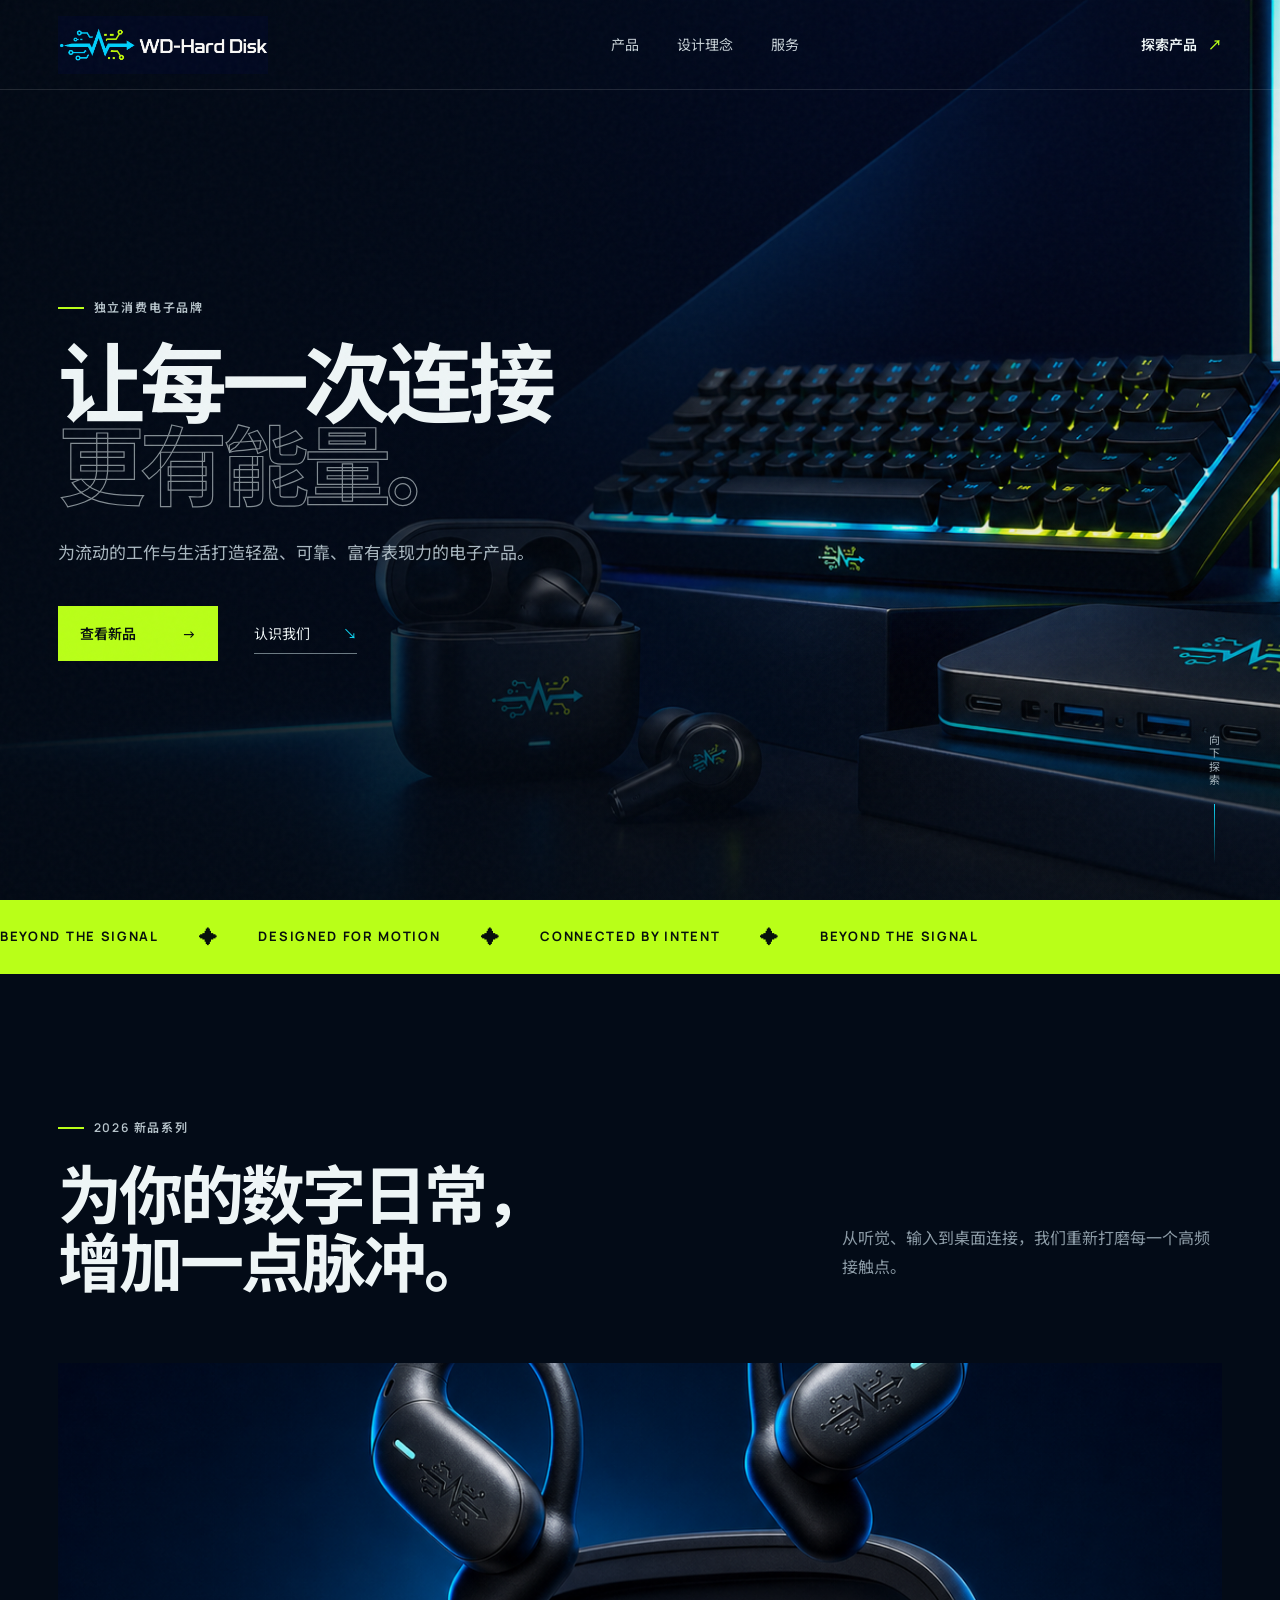
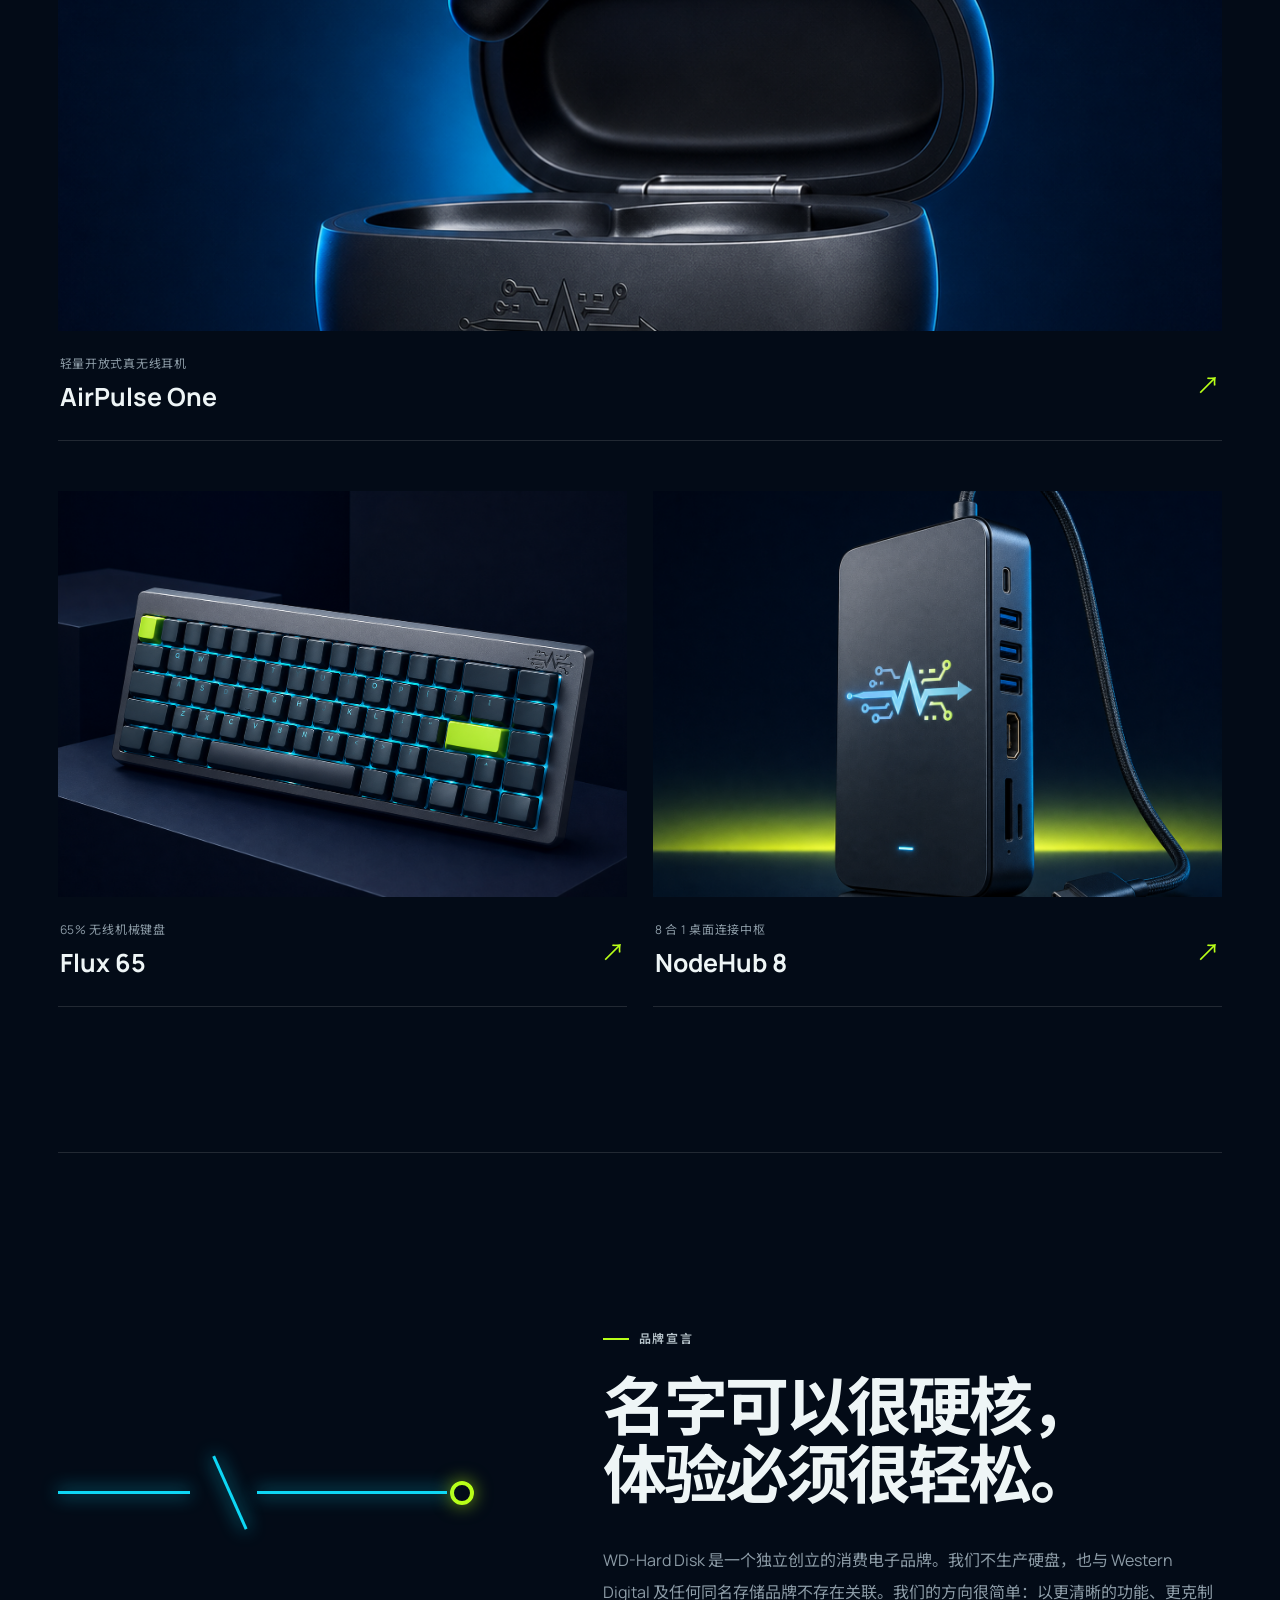
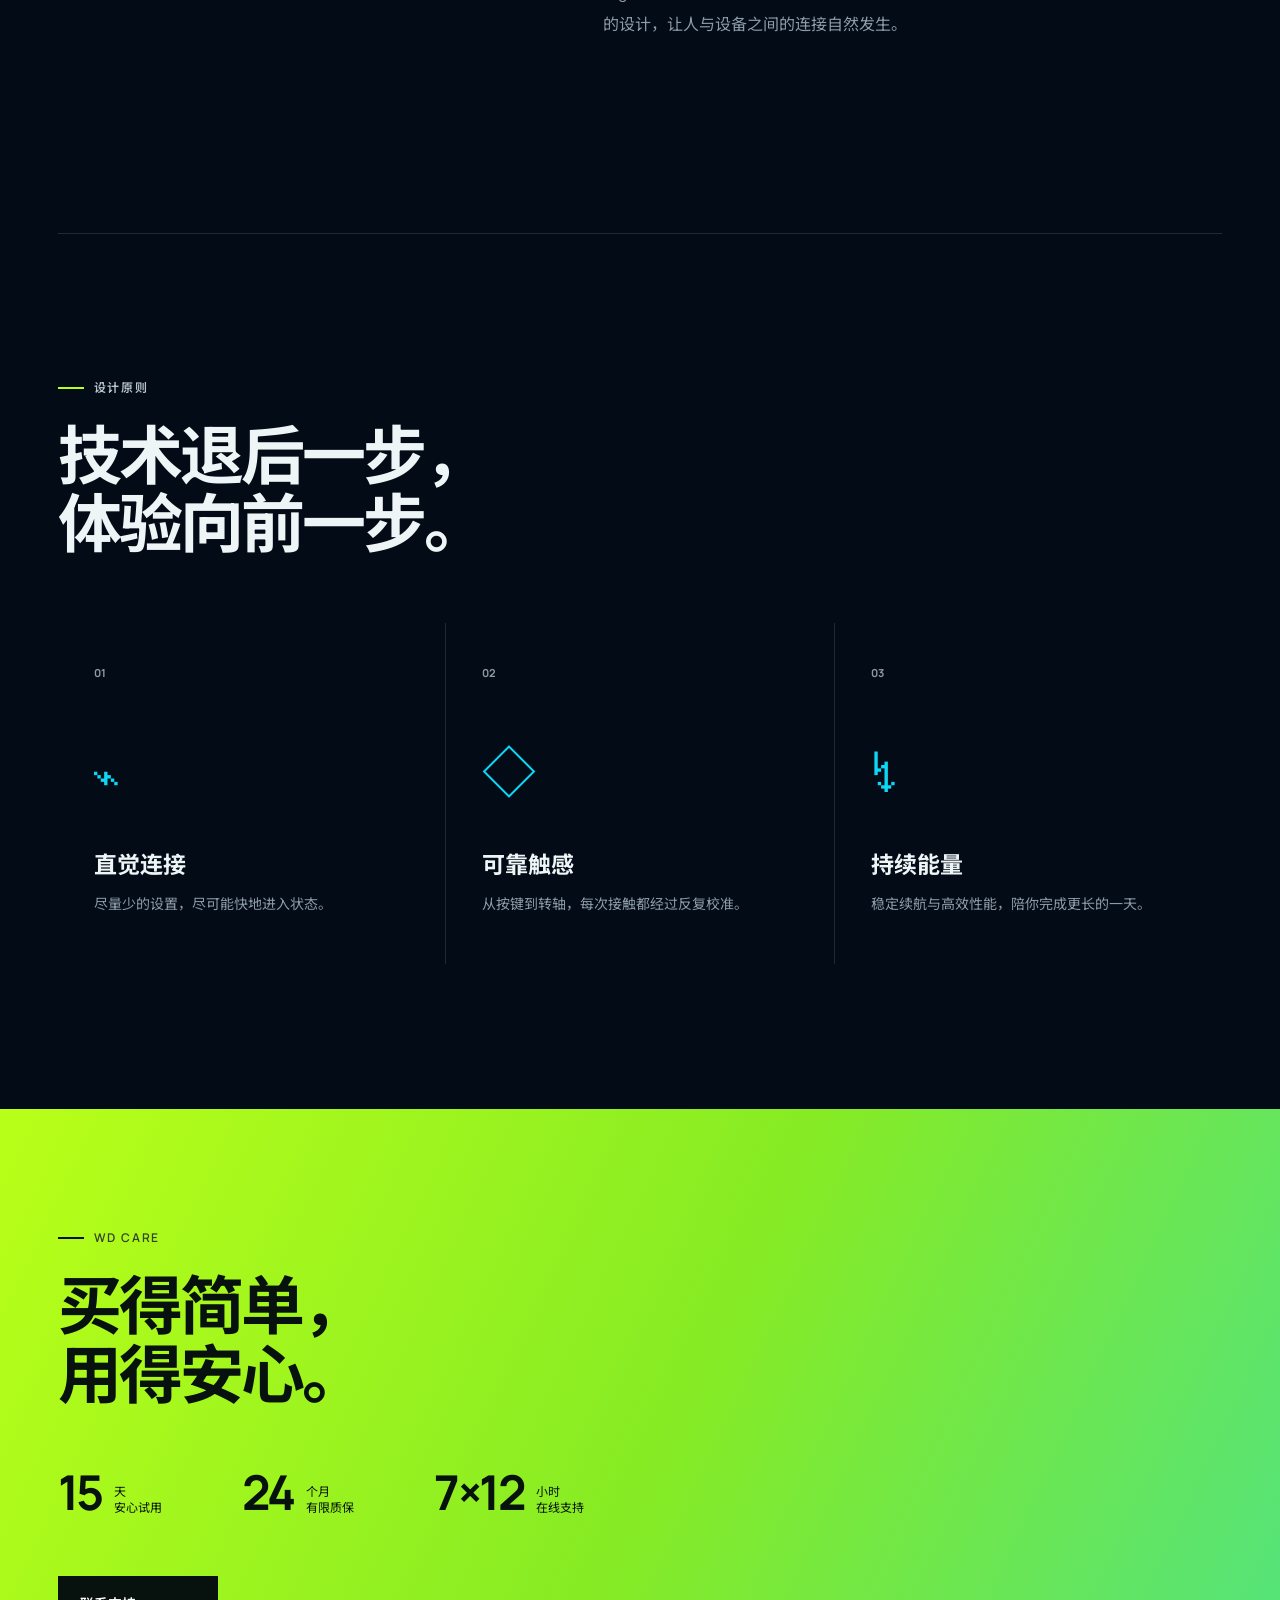
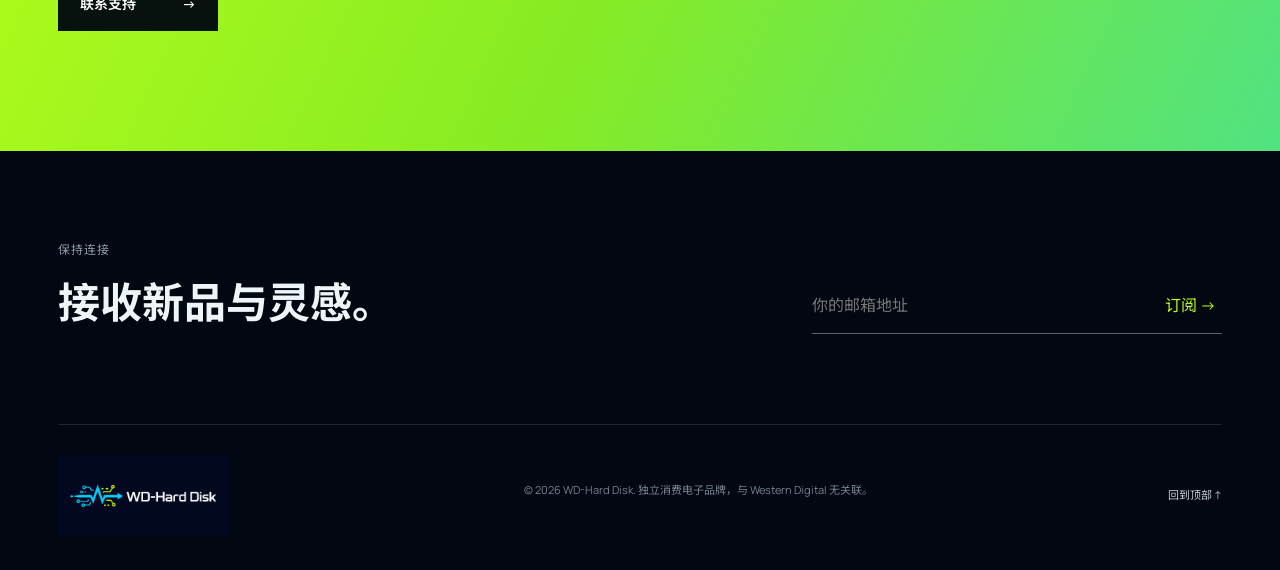
<file: index.html>
<!doctype html>
<html lang="zh-CN">
<head>
  <meta charset="utf-8">
  <meta name="viewport" content="width=device-width, initial-scale=1">
  <meta name="description" content="WD-Hard Disk 独立消费电子品牌官网。探索 AirPulse One、Flux 65 与 NodeHub 8。">
  <title>WD-Hard Disk｜让每一次连接更有能量</title>
  <link rel="stylesheet" href="style.css">
</head>
<body>
  <div class="noise" aria-hidden="true"></div>
  <header class="site-header">
    <a class="brand" href="index.html" aria-label="WD-Hard Disk 首页">
      <img src="assets/brand-logo.png" alt="WD-Hard Disk">
    </a>
    <nav class="desktop-nav" aria-label="主导航">
      <a href="#products">产品</a><a href="#design">设计理念</a><a href="#support">服务</a>
    </nav>
    <a class="nav-cta" href="#products">探索产品 <span>↗</span></a>
    <button class="menu-button" aria-label="打开菜单" aria-expanded="false"><i></i><i></i></button>
  </header>

  <main>
    <section class="hero" id="top">
      <img class="hero-media" src="assets/hero-lineup.png" alt="WD-Hard Disk 耳机、键盘和桌面拓展坞产品阵容">
      <div class="hero-shade"></div>
      <div class="hero-content reveal">
        <p class="eyebrow"><span></span> 独立消费电子品牌</p>
        <h1>让每一次连接<br><em>更有能量。</em></h1>
        <p class="hero-copy">为流动的工作与生活打造轻盈、可靠、富有表现力的电子产品。</p>
        <div class="hero-actions">
          <a class="button primary" href="#products">查看新品 <span>→</span></a>
          <a class="text-link" href="#manifesto">认识我们 <span>↘</span></a>
        </div>
      </div>
      <a class="scroll-hint" href="#products"><span>向下探索</span><i></i></a>
    </section>

    <section class="ticker" aria-label="品牌特点">
      <div><span>BEYOND THE SIGNAL</span><b>✦</b><span>DESIGNED FOR MOTION</span><b>✦</b><span>CONNECTED BY INTENT</span><b>✦</b><span>BEYOND THE SIGNAL</span></div>
    </section>

    <section class="products section" id="products">
      <div class="section-head reveal">
        <div><p class="eyebrow"><span></span> 2026 新品系列</p><h2>为你的数字日常，<br>增加一点脉冲。</h2></div>
        <p>从听觉、输入到桌面连接，我们重新打磨每一个高频接触点。</p>
      </div>
      <div class="product-grid">
        <article class="product-card wide reveal">
          <a class="product-image" href="product-airpulse.html"><img src="assets/airpulse-one.png" alt="AirPulse One 开放式真无线耳机"></a>
          <div class="product-meta"><div><p>轻量开放式真无线耳机</p><h3>AirPulse One</h3></div><a href="product-airpulse.html" aria-label="了解 AirPulse One">↗</a></div>
        </article>
        <article class="product-card reveal">
          <a class="product-image" href="product-flux.html"><img src="assets/flux-65.png" alt="Flux 65 无线机械键盘"></a>
          <div class="product-meta"><div><p>65% 无线机械键盘</p><h3>Flux 65</h3></div><a href="product-flux.html" aria-label="了解 Flux 65">↗</a></div>
        </article>
        <article class="product-card reveal">
          <a class="product-image" href="product-nodehub.html"><img src="assets/nodehub-8.png" alt="NodeHub 8 桌面拓展坞"></a>
          <div class="product-meta"><div><p>8 合 1 桌面连接中枢</p><h3>NodeHub 8</h3></div><a href="product-nodehub.html" aria-label="了解 NodeHub 8">↗</a></div>
        </article>
      </div>
    </section>

    <section class="manifesto section" id="manifesto">
      <div class="manifesto-mark" aria-hidden="true"><span></span><i></i></div>
      <div class="manifesto-copy reveal">
        <p class="eyebrow"><span></span> 品牌宣言</p>
        <h2>名字可以很硬核，<br>体验必须很轻松。</h2>
        <p>WD-Hard Disk 是一个独立创立的消费电子品牌。我们不生产硬盘，也与 Western Digital 及任何同名存储品牌不存在关联。我们的方向很简单：以更清晰的功能、更克制的设计，让人与设备之间的连接自然发生。</p>
      </div>
    </section>

    <section class="design section" id="design">
      <div class="section-head reveal"><div><p class="eyebrow"><span></span> 设计原则</p><h2>技术退后一步，<br>体验向前一步。</h2></div></div>
      <div class="principles">
        <article class="reveal"><b>01</b><div class="principle-icon">⌁</div><h3>直觉连接</h3><p>尽量少的设置，尽可能快地进入状态。</p></article>
        <article class="reveal"><b>02</b><div class="principle-icon">◇</div><h3>可靠触感</h3><p>从按键到转轴，每次接触都经过反复校准。</p></article>
        <article class="reveal"><b>03</b><div class="principle-icon">↯</div><h3>持续能量</h3><p>稳定续航与高效性能，陪你完成更长的一天。</p></article>
      </div>
    </section>

    <section class="support section" id="support">
      <div class="support-inner reveal">
        <p class="eyebrow"><span></span> WD CARE</p>
        <h2>买得简单，<br>用得安心。</h2>
        <div class="support-list">
          <div><strong>15</strong><span>天<br>安心试用</span></div>
          <div><strong>24</strong><span>个月<br>有限质保</span></div>
          <div><strong>7×12</strong><span>小时<br>在线支持</span></div>
        </div>
        <a class="button light" href="mailto:hello@wd-harddisk.example">联系支持 <span>→</span></a>
      </div>
    </section>
  </main>

  <footer>
    <div class="footer-top"><div><p>保持连接</p><h2>接收新品与灵感。</h2></div><form class="newsletter"><input type="email" aria-label="邮箱" placeholder="你的邮箱地址" required><button type="submit">订阅 →</button></form></div>
    <div class="footer-bottom"><img src="assets/brand-logo.png" alt="WD-Hard Disk"><p>© 2026 WD-Hard Disk. 独立消费电子品牌，与 Western Digital 无关联。</p><a href="#top">回到顶部 ↑</a></div>
  </footer>
  <div class="toast" role="status">订阅成功，感谢关注。</div>
  <script src="site.js"></script>
</body>
</html>
</file>
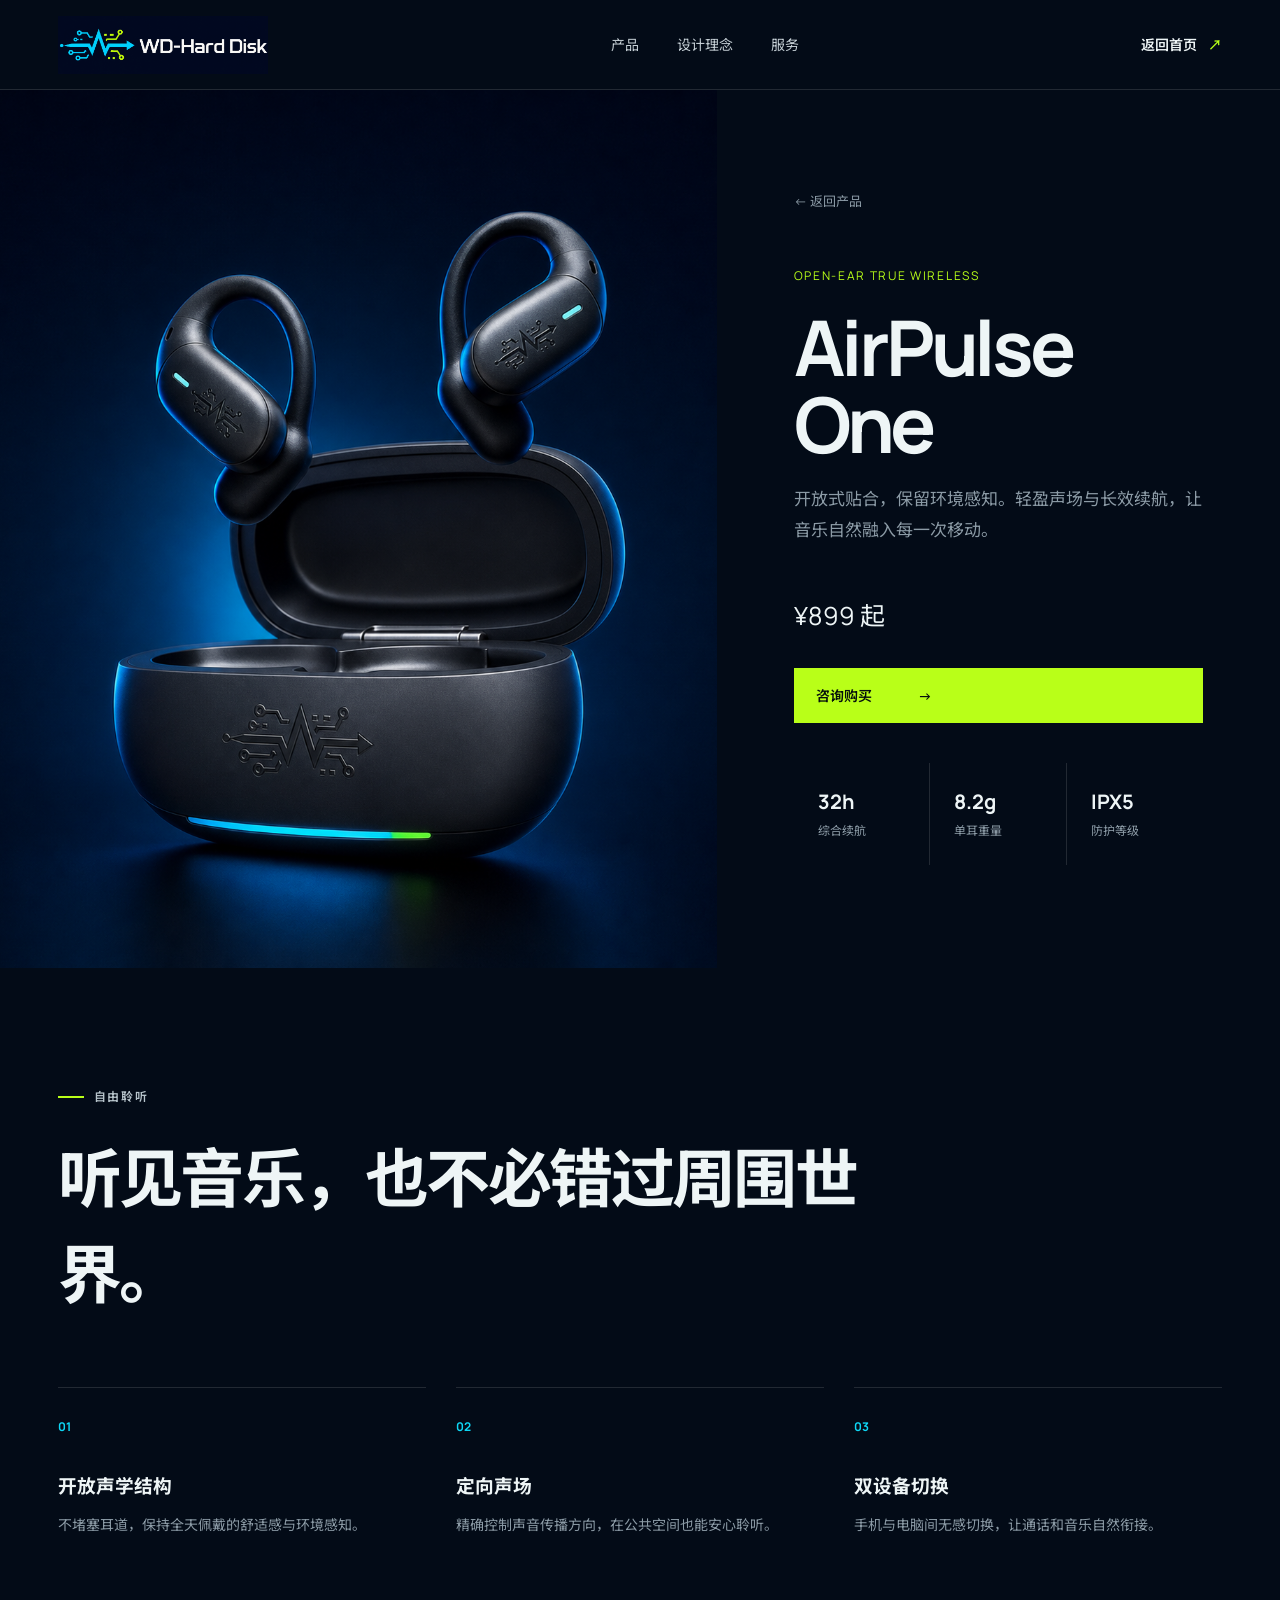
<file: product-airpulse.html>
<!doctype html><html lang="zh-CN"><head><meta charset="utf-8"><meta name="viewport" content="width=device-width,initial-scale=1"><title>AirPulse One｜WD-Hard Disk</title><link rel="stylesheet" href="style.css"></head><body><header class="site-header"><a class="brand" href="index.html"><img src="assets/brand-logo.png" alt="WD-Hard Disk"></a><nav class="desktop-nav"><a href="index.html#products">产品</a><a href="index.html#design">设计理念</a><a href="index.html#support">服务</a></nav><a class="nav-cta" href="index.html">返回首页 <span>↗</span></a><button class="menu-button" aria-label="打开菜单"><i></i><i></i></button></header><main class="product-page"><section class="product-hero"><div class="product-hero-media"><img src="assets/airpulse-one.png" alt="AirPulse One"></div><div class="product-hero-copy reveal"><a class="back-link" href="index.html#products">← 返回产品</a><p class="product-kicker">OPEN-EAR TRUE WIRELESS</p><h1>AirPulse<br>One</h1><p class="product-lede">开放式贴合，保留环境感知。轻盈声场与长效续航，让音乐自然融入每一次移动。</p><p class="price">¥899 起</p><a class="button primary" href="mailto:sales@wd-harddisk.example?subject=AirPulse%20One">咨询购买 <span>→</span></a><div class="spec-grid"><div><strong>32h</strong><span>综合续航</span></div><div><strong>8.2g</strong><span>单耳重量</span></div><div><strong>IPX5</strong><span>防护等级</span></div></div></div></section><section class="product-story section reveal"><p class="eyebrow"><span></span> 自由聆听</p><h2>听见音乐，也不必错过周围世界。</h2><div class="feature-list"><article><b>01</b><h3>开放声学结构</h3><p>不堵塞耳道，保持全天佩戴的舒适感与环境感知。</p></article><article><b>02</b><h3>定向声场</h3><p>精确控制声音传播方向，在公共空间也能安心聆听。</p></article><article><b>03</b><h3>双设备切换</h3><p>手机与电脑间无感切换，让通话和音乐自然衔接。</p></article></div></section></main><script src="site.js"></script></body></html>
</file>
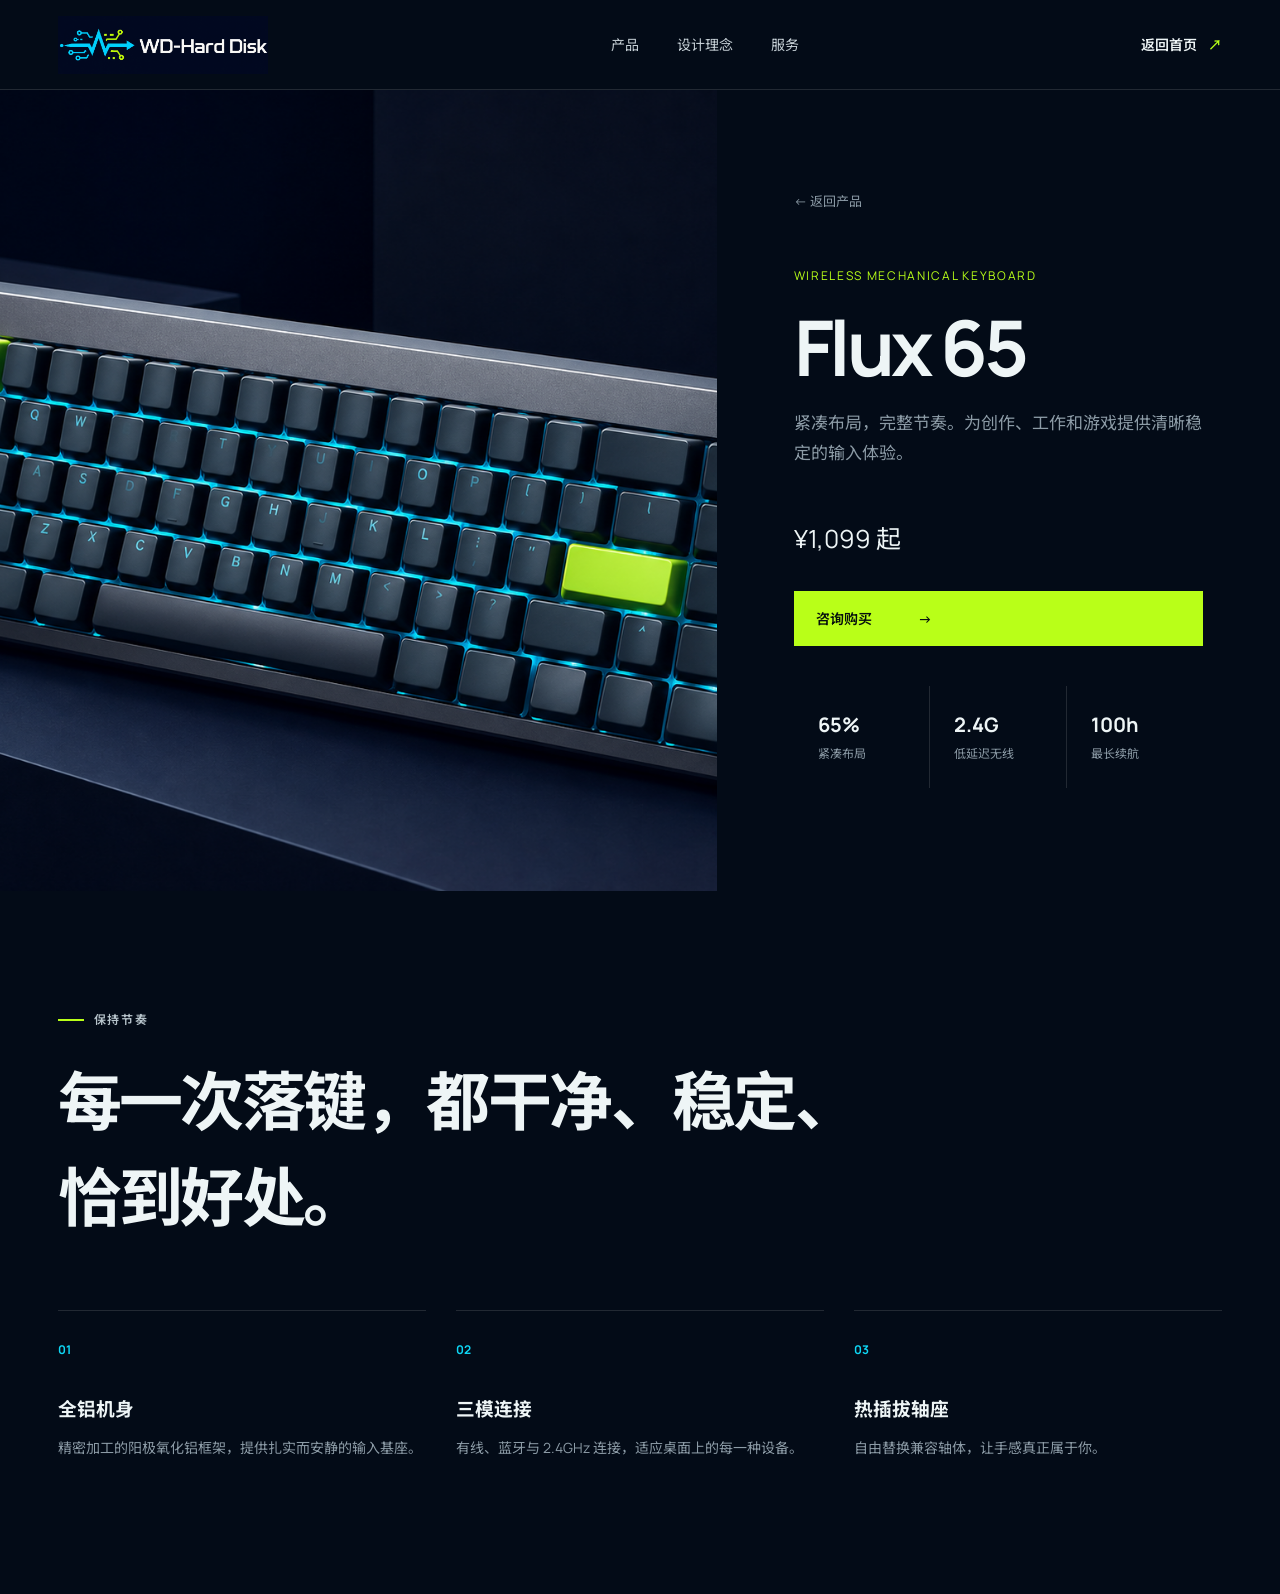
<file: product-flux.html>
<!doctype html><html lang="zh-CN"><head><meta charset="utf-8"><meta name="viewport" content="width=device-width,initial-scale=1"><title>Flux 65｜WD-Hard Disk</title><link rel="stylesheet" href="style.css"></head><body><header class="site-header"><a class="brand" href="index.html"><img src="assets/brand-logo.png" alt="WD-Hard Disk"></a><nav class="desktop-nav"><a href="index.html#products">产品</a><a href="index.html#design">设计理念</a><a href="index.html#support">服务</a></nav><a class="nav-cta" href="index.html">返回首页 <span>↗</span></a><button class="menu-button" aria-label="打开菜单"><i></i><i></i></button></header><main class="product-page"><section class="product-hero"><div class="product-hero-media"><img src="assets/flux-65.png" alt="Flux 65"></div><div class="product-hero-copy reveal"><a class="back-link" href="index.html#products">← 返回产品</a><p class="product-kicker">WIRELESS MECHANICAL KEYBOARD</p><h1>Flux 65</h1><p class="product-lede">紧凑布局，完整节奏。为创作、工作和游戏提供清晰稳定的输入体验。</p><p class="price">¥1,099 起</p><a class="button primary" href="mailto:sales@wd-harddisk.example?subject=Flux%2065">咨询购买 <span>→</span></a><div class="spec-grid"><div><strong>65%</strong><span>紧凑布局</span></div><div><strong>2.4G</strong><span>低延迟无线</span></div><div><strong>100h</strong><span>最长续航</span></div></div></div></section><section class="product-story section reveal"><p class="eyebrow"><span></span> 保持节奏</p><h2>每一次落键，都干净、稳定、恰到好处。</h2><div class="feature-list"><article><b>01</b><h3>全铝机身</h3><p>精密加工的阳极氧化铝框架，提供扎实而安静的输入基座。</p></article><article><b>02</b><h3>三模连接</h3><p>有线、蓝牙与 2.4GHz 连接，适应桌面上的每一种设备。</p></article><article><b>03</b><h3>热插拔轴座</h3><p>自由替换兼容轴体，让手感真正属于你。</p></article></div></section></main><script src="site.js"></script></body></html>
</file>
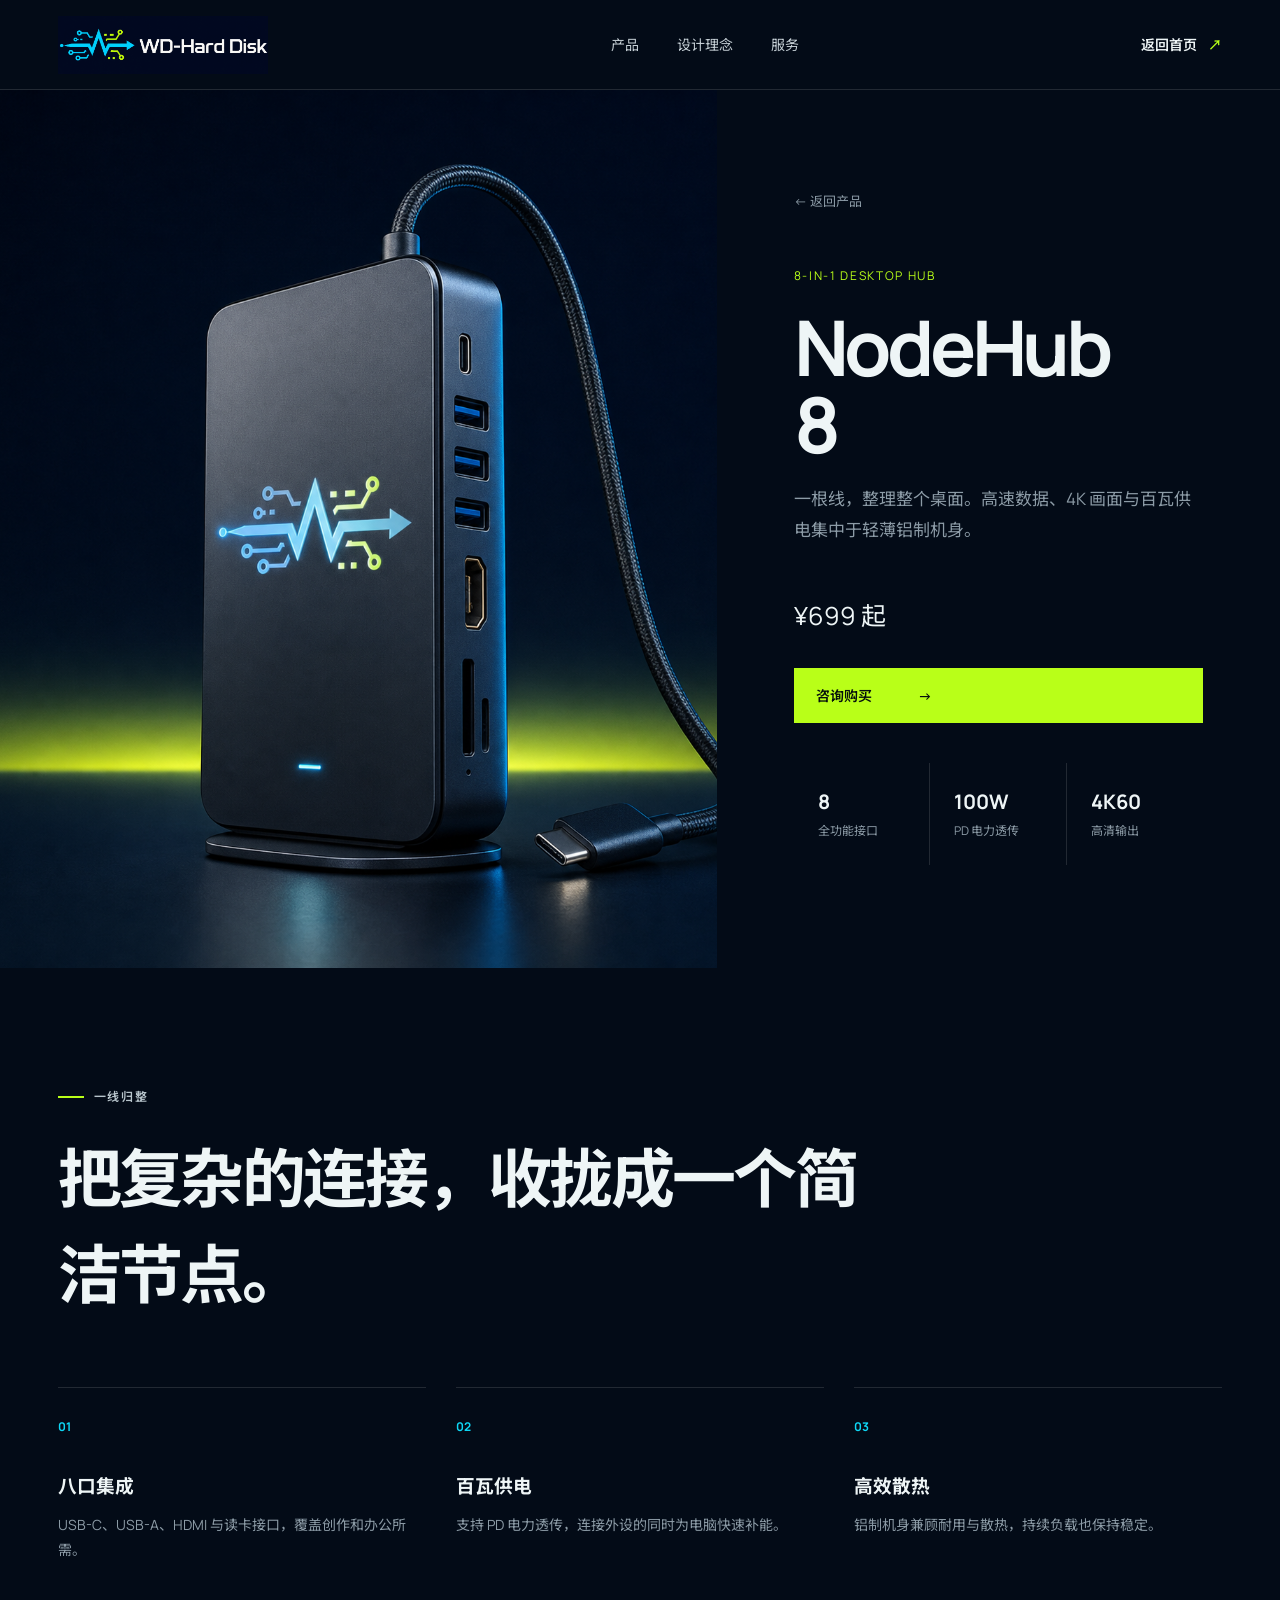
<file: product-nodehub.html>
<!doctype html><html lang="zh-CN"><head><meta charset="utf-8"><meta name="viewport" content="width=device-width,initial-scale=1"><title>NodeHub 8｜WD-Hard Disk</title><link rel="stylesheet" href="style.css"></head><body><header class="site-header"><a class="brand" href="index.html"><img src="assets/brand-logo.png" alt="WD-Hard Disk"></a><nav class="desktop-nav"><a href="index.html#products">产品</a><a href="index.html#design">设计理念</a><a href="index.html#support">服务</a></nav><a class="nav-cta" href="index.html">返回首页 <span>↗</span></a><button class="menu-button" aria-label="打开菜单"><i></i><i></i></button></header><main class="product-page"><section class="product-hero"><div class="product-hero-media"><img src="assets/nodehub-8.png" alt="NodeHub 8"></div><div class="product-hero-copy reveal"><a class="back-link" href="index.html#products">← 返回产品</a><p class="product-kicker">8-IN-1 DESKTOP HUB</p><h1>NodeHub<br>8</h1><p class="product-lede">一根线，整理整个桌面。高速数据、4K 画面与百瓦供电集中于轻薄铝制机身。</p><p class="price">¥699 起</p><a class="button primary" href="mailto:sales@wd-harddisk.example?subject=NodeHub%208">咨询购买 <span>→</span></a><div class="spec-grid"><div><strong>8</strong><span>全功能接口</span></div><div><strong>100W</strong><span>PD 电力透传</span></div><div><strong>4K60</strong><span>高清输出</span></div></div></div></section><section class="product-story section reveal"><p class="eyebrow"><span></span> 一线归整</p><h2>把复杂的连接，收拢成一个简洁节点。</h2><div class="feature-list"><article><b>01</b><h3>八口集成</h3><p>USB-C、USB-A、HDMI 与读卡接口，覆盖创作和办公所需。</p></article><article><b>02</b><h3>百瓦供电</h3><p>支持 PD 电力透传，连接外设的同时为电脑快速补能。</p></article><article><b>03</b><h3>高效散热</h3><p>铝制机身兼顾耐用与散热，持续负载也保持稳定。</p></article></div></section></main><script src="site.js"></script></body></html>
</file>
<file: style.css>
@import url('https://fonts.googleapis.com/css2?family=Manrope:wght@400;500;600;700&family=Noto+Sans+SC:wght@400;500;600;700&display=swap');
:root{--ink:#eef5f6;--muted:#8c9ba6;--bg:#030b17;--panel:#071423;--cyan:#0ed7f5;--lime:#b9ff18;--line:rgba(255,255,255,.12);--max:1320px}
*{box-sizing:border-box}html{scroll-behavior:smooth}body{margin:0;background:var(--bg);color:var(--ink);font-family:Manrope,"Noto Sans SC",sans-serif;line-height:1.5}a{color:inherit;text-decoration:none}img{display:block;max-width:100%}button,input{font:inherit}.noise{position:fixed;inset:0;pointer-events:none;z-index:20;opacity:.035;background-image:url("data:image/svg+xml,%3Csvg viewBox='0 0 180 180' xmlns='http://www.w3.org/2000/svg'%3E%3Cfilter id='n'%3E%3CfeTurbulence type='fractalNoise' baseFrequency='.9' numOctaves='3' stitchTiles='stitch'/%3E%3C/filter%3E%3Crect width='100%25' height='100%25' filter='url(%23n)' opacity='.8'/%3E%3C/svg%3E")}
.site-header{position:absolute;top:0;left:0;right:0;height:90px;z-index:10;display:flex;align-items:center;justify-content:space-between;padding:0 4.5vw;border-bottom:1px solid var(--line)}.brand{width:210px;height:58px;overflow:hidden;display:flex;align-items:center}.brand img{width:100%;transform:scale(1.15)}.desktop-nav{display:flex;gap:38px;font-size:14px}.desktop-nav a{color:#c7d1d7;transition:.2s}.desktop-nav a:hover{color:var(--lime)}.nav-cta{font-size:14px;font-weight:600}.nav-cta span{color:var(--lime);margin-left:8px}.menu-button{display:none;background:none;border:0;color:white}
.hero{position:relative;min-height:820px;height:100vh;overflow:hidden;display:flex;align-items:center}.hero-media{position:absolute;inset:0;width:100%;height:100%;object-fit:cover;object-position:center}.hero-shade{position:absolute;inset:0;background:linear-gradient(90deg,rgba(2,9,20,.96) 0%,rgba(2,9,20,.72) 36%,rgba(2,9,20,.07) 70%),linear-gradient(0deg,rgba(2,9,20,.72),transparent 35%)}.hero-content{position:relative;width:min(var(--max),91vw);margin:60px auto 0}.eyebrow{margin:0 0 24px;text-transform:uppercase;letter-spacing:.15em;font-size:12px;font-weight:600;color:#b7c4cb;display:flex;align-items:center;gap:10px}.eyebrow span{width:26px;height:2px;background:var(--lime)}h1,h2,h3,p{margin-top:0}.hero h1{font-size:clamp(58px,6.8vw,112px);line-height:.96;letter-spacing:-.055em;margin:0 0 30px;max-width:900px}.hero h1 em{font-style:normal;color:transparent;-webkit-text-stroke:1.2px rgba(236,248,250,.55)}.hero-copy{font-size:17px;color:#aab8c1;max-width:480px;line-height:1.8}.hero-actions{display:flex;align-items:center;gap:36px;margin-top:38px}.button{display:inline-flex;gap:46px;align-items:center;padding:17px 22px;font-size:14px;font-weight:600;transition:.25s}.button.primary{background:var(--lime);color:#06100d}.button:hover{transform:translateY(-2px)}.text-link{font-size:14px;border-bottom:1px solid #6c7a83;padding:9px 0}.text-link span{margin-left:30px;color:var(--cyan)}.scroll-hint{position:absolute;right:4.5vw;bottom:36px;display:flex;align-items:center;gap:18px;font-size:11px;letter-spacing:.18em;color:#a6b5bd;writing-mode:vertical-rl}.scroll-hint i{display:block;width:1px;height:60px;background:linear-gradient(var(--cyan),transparent)}
.ticker{height:74px;background:var(--lime);color:#07100c;display:flex;align-items:center;overflow:hidden;white-space:nowrap}.ticker div{font-size:13px;font-weight:700;letter-spacing:.13em;display:flex;gap:40px;align-items:center;animation:marquee 28s linear infinite}.ticker b{font-size:18px}@keyframes marquee{to{transform:translateX(-50%)}}
.section{width:min(var(--max),91vw);margin:0 auto;padding:145px 0}.section-head{display:flex;justify-content:space-between;align-items:flex-end;margin-bottom:65px}.section-head h2,.manifesto h2,.support h2{font-size:clamp(40px,5vw,72px);line-height:1.07;letter-spacing:-.045em;margin:0}.section-head>p{max-width:380px;color:var(--muted);line-height:1.8}.product-grid{display:grid;grid-template-columns:1fr 1fr;gap:50px 26px}.product-card.wide{grid-column:1/-1}.product-image{display:block;overflow:hidden;background:#07111e;aspect-ratio:1.4}.wide .product-image{aspect-ratio:2.05}.product-image img{width:100%;height:100%;object-fit:cover;transition:transform .7s cubic-bezier(.2,.8,.2,1)}.product-card:hover img{transform:scale(1.035)}.product-meta{display:flex;align-items:center;justify-content:space-between;padding:24px 2px;border-bottom:1px solid var(--line)}.product-meta p{margin:0 0 5px;color:var(--muted);font-size:12px;letter-spacing:.06em}.product-meta h3{margin:0;font-size:25px}.product-meta>a{font-size:24px;color:var(--lime)}
.manifesto{position:relative;display:grid;grid-template-columns:1fr 1.4fr;gap:8vw;align-items:center;border-top:1px solid var(--line)}.manifesto-mark{height:390px;position:relative;display:flex;align-items:center}.manifesto-mark:before,.manifesto-mark:after,.manifesto-mark span{content:"";position:absolute;height:3px;background:var(--cyan);box-shadow:0 0 18px var(--cyan)}.manifesto-mark:before{left:0;width:30%;transform:skewY(0)}.manifesto-mark span{left:30%;width:18%;transform:rotate(66deg)}.manifesto-mark:after{left:45%;width:43%}.manifesto-mark i{position:absolute;right:6%;width:24px;height:24px;border:4px solid var(--lime);border-radius:50%;box-shadow:0 0 18px rgba(185,255,24,.6)}.manifesto-copy>p:last-child{color:var(--muted);font-size:16px;line-height:2;margin-top:35px;max-width:700px}.design{border-top:1px solid var(--line)}.principles{display:grid;grid-template-columns:repeat(3,1fr);gap:1px;background:var(--line)}.principles article{background:var(--bg);padding:36px;min-height:320px;position:relative}.principles b{font-size:11px;color:var(--muted)}.principle-icon{font-size:54px;color:var(--cyan);margin:48px 0 35px}.principles h3{font-size:23px;margin-bottom:12px}.principles p{color:var(--muted);font-size:14px}.support{width:100%;padding:120px max(4.5vw,calc((100vw - var(--max))/2));background:linear-gradient(115deg,#b9ff18 0%,#86eb24 52%,#0ed7f5 160%);color:#07110d}.support-inner{max-width:1100px}.support .eyebrow{color:#33422d}.support .eyebrow span{background:#07110d}.support-list{display:flex;gap:80px;margin:60px 0}.support-list div{display:flex;align-items:end;gap:12px}.support-list strong{font-size:48px;letter-spacing:-.05em;line-height:1}.support-list span{font-size:12px;line-height:1.35}.button.light{background:#07110d;color:white}
footer{padding:90px 4.5vw 34px;background:#020711}.footer-top{display:flex;justify-content:space-between;align-items:end;padding-bottom:90px;border-bottom:1px solid var(--line)}.footer-top p{font-size:12px;color:var(--muted);letter-spacing:.1em}.footer-top h2{font-size:42px;margin:0}.newsletter{display:flex;border-bottom:1px solid #56636c;min-width:410px}.newsletter input{flex:1;background:none;border:0;outline:0;color:white;padding:16px 0}.newsletter button{background:none;color:var(--lime);border:0;cursor:pointer}.footer-bottom{display:flex;align-items:center;justify-content:space-between;padding-top:30px;color:#75838c;font-size:11px}.footer-bottom img{width:170px}.footer-bottom a{color:#c5d1d7}.toast{position:fixed;left:50%;bottom:30px;z-index:30;transform:translate(-50%,30px);opacity:0;background:var(--lime);color:#07110d;padding:12px 20px;font-size:13px;font-weight:600;transition:.3s}.toast.show{opacity:1;transform:translate(-50%,0)}
.reveal{opacity:0;transform:translateY(24px);transition:opacity .75s,transform .75s}.reveal.visible{opacity:1;transform:none}
.product-page{padding-top:90px}.product-hero{min-height:700px;display:grid;grid-template-columns:1.12fr .88fr}.product-hero-media{background:#06111f;min-height:610px}.product-hero-media img{width:100%;height:100%;object-fit:cover}.product-hero-copy{padding:8vw 6vw;display:flex;flex-direction:column;justify-content:center}.back-link{color:var(--muted);font-size:13px;margin-bottom:55px}.product-kicker{color:var(--lime);font-size:12px;letter-spacing:.14em;text-transform:uppercase}.product-hero h1{font-size:clamp(52px,6vw,88px);line-height:1;margin:12px 0 22px;letter-spacing:-.055em}.product-lede{color:var(--muted);font-size:17px;line-height:1.8;max-width:500px}.price{font-size:25px;margin:34px 0}.spec-grid{display:grid;grid-template-columns:repeat(3,1fr);gap:1px;background:var(--line);margin-top:40px}.spec-grid div{background:var(--bg);padding:24px}.spec-grid strong{display:block;font-size:20px}.spec-grid span{color:var(--muted);font-size:12px}.product-story{padding:120px 0}.product-story h2{font-size:clamp(38px,5vw,68px);letter-spacing:-.04em;max-width:850px}.feature-list{display:grid;grid-template-columns:repeat(3,1fr);gap:30px;margin-top:65px}.feature-list article{border-top:1px solid var(--line);padding-top:25px}.feature-list b{color:var(--cyan);font-size:12px}.feature-list h3{margin:35px 0 12px}.feature-list p{color:var(--muted);font-size:14px;line-height:1.8}
@media(max-width:800px){.site-header{height:72px;padding:0 20px}.brand{width:155px}.desktop-nav,.nav-cta{display:none}.menu-button{display:block;width:32px}.menu-button i{display:block;height:1px;background:white;margin:7px 0}.desktop-nav.open{display:flex;position:absolute;top:72px;left:0;right:0;background:#06111f;padding:30px 20px;flex-direction:column}.hero{min-height:720px}.hero-media{object-position:67% center}.hero-shade{background:linear-gradient(90deg,rgba(2,9,20,.94),rgba(2,9,20,.28)),linear-gradient(0deg,#030b17,transparent 60%)}.hero-content{margin-top:40px}.hero h1{font-size:54px}.hero-copy{font-size:14px;max-width:320px}.scroll-hint{display:none}.section{padding:90px 0}.section-head{display:block}.section-head>p{margin-top:25px}.product-grid{display:block}.product-card{margin-bottom:45px}.wide .product-image,.product-image{aspect-ratio:1.15}.manifesto{display:block}.manifesto-mark{height:180px;margin-bottom:40px}.principles{grid-template-columns:1fr}.support{padding:80px 4.5vw}.support-list{gap:26px;flex-wrap:wrap}.support-list strong{font-size:37px}.footer-top{display:block}.newsletter{min-width:0;margin-top:50px}.footer-bottom{gap:20px;align-items:flex-start;flex-direction:column}.product-hero{display:block}.product-hero-copy{padding:60px 5vw}.spec-grid,.feature-list{grid-template-columns:1fr}.product-hero-media{min-height:440px}.product-story{padding:80px 0}}
@media(prefers-reduced-motion:reduce){html{scroll-behavior:auto}.reveal{opacity:1;transform:none}.ticker div{animation:none}}
</file>
